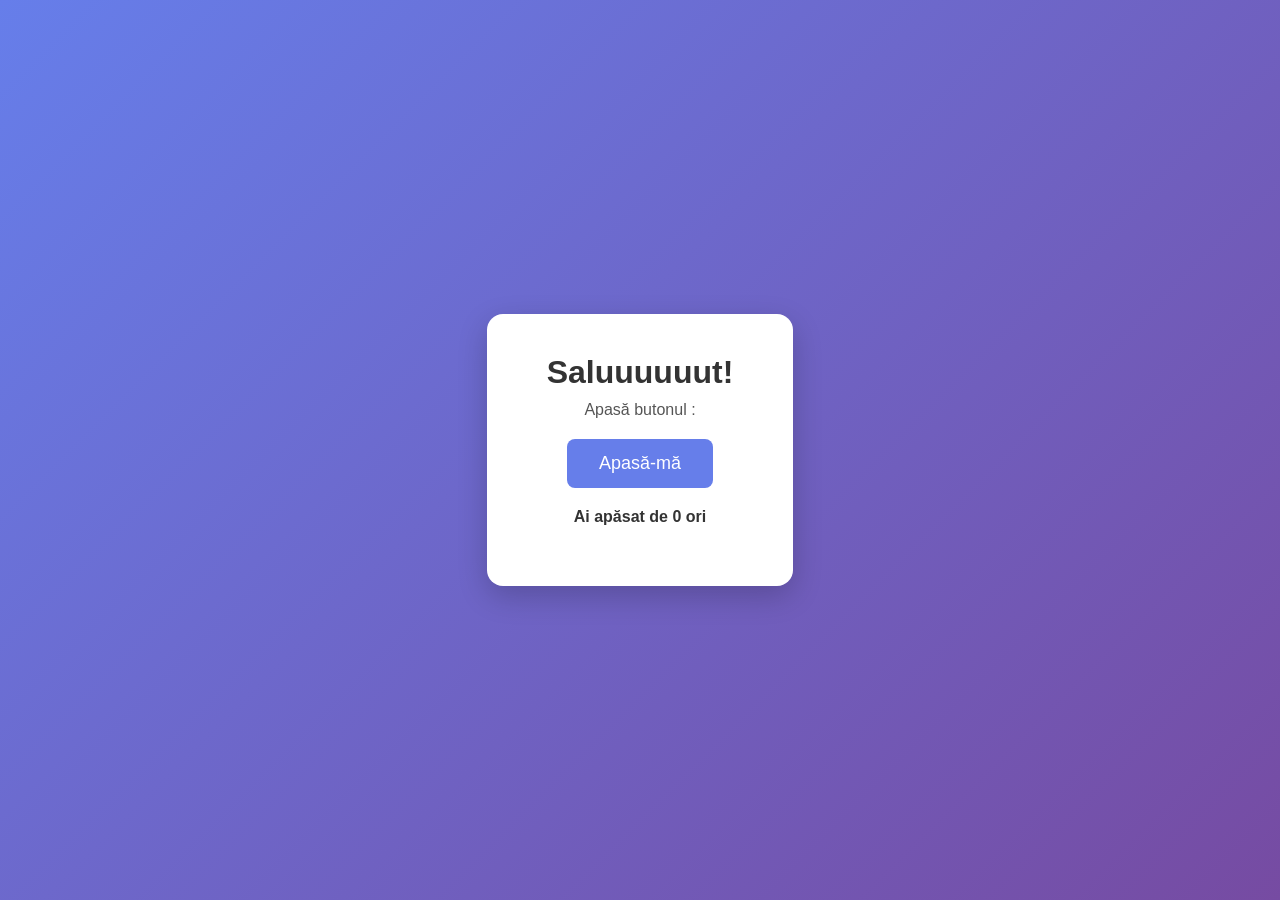
<file: lab.1/index.html>
<!DOCTYPE html>
<html lang="ro">
<head>
    <meta charset="UTF-8">
    <meta name="viewport" content="width=device-width, initial-scale=1.0">
    <title>Laborator 1</title>
    <link rel="stylesheet" href="style.css">
</head>
<body>
    <div class="container">
        <h1>Saluuuuuut!</h1>
        <p>Apasă butonul :</p>
        <button id="myButton">Apasă-mă</button>
        <p id="counter">Ai apăsat de <span id="count">0</span> ori</p>
    </div>

    <script src="script.js"></script>
</body>
</html>
</file>
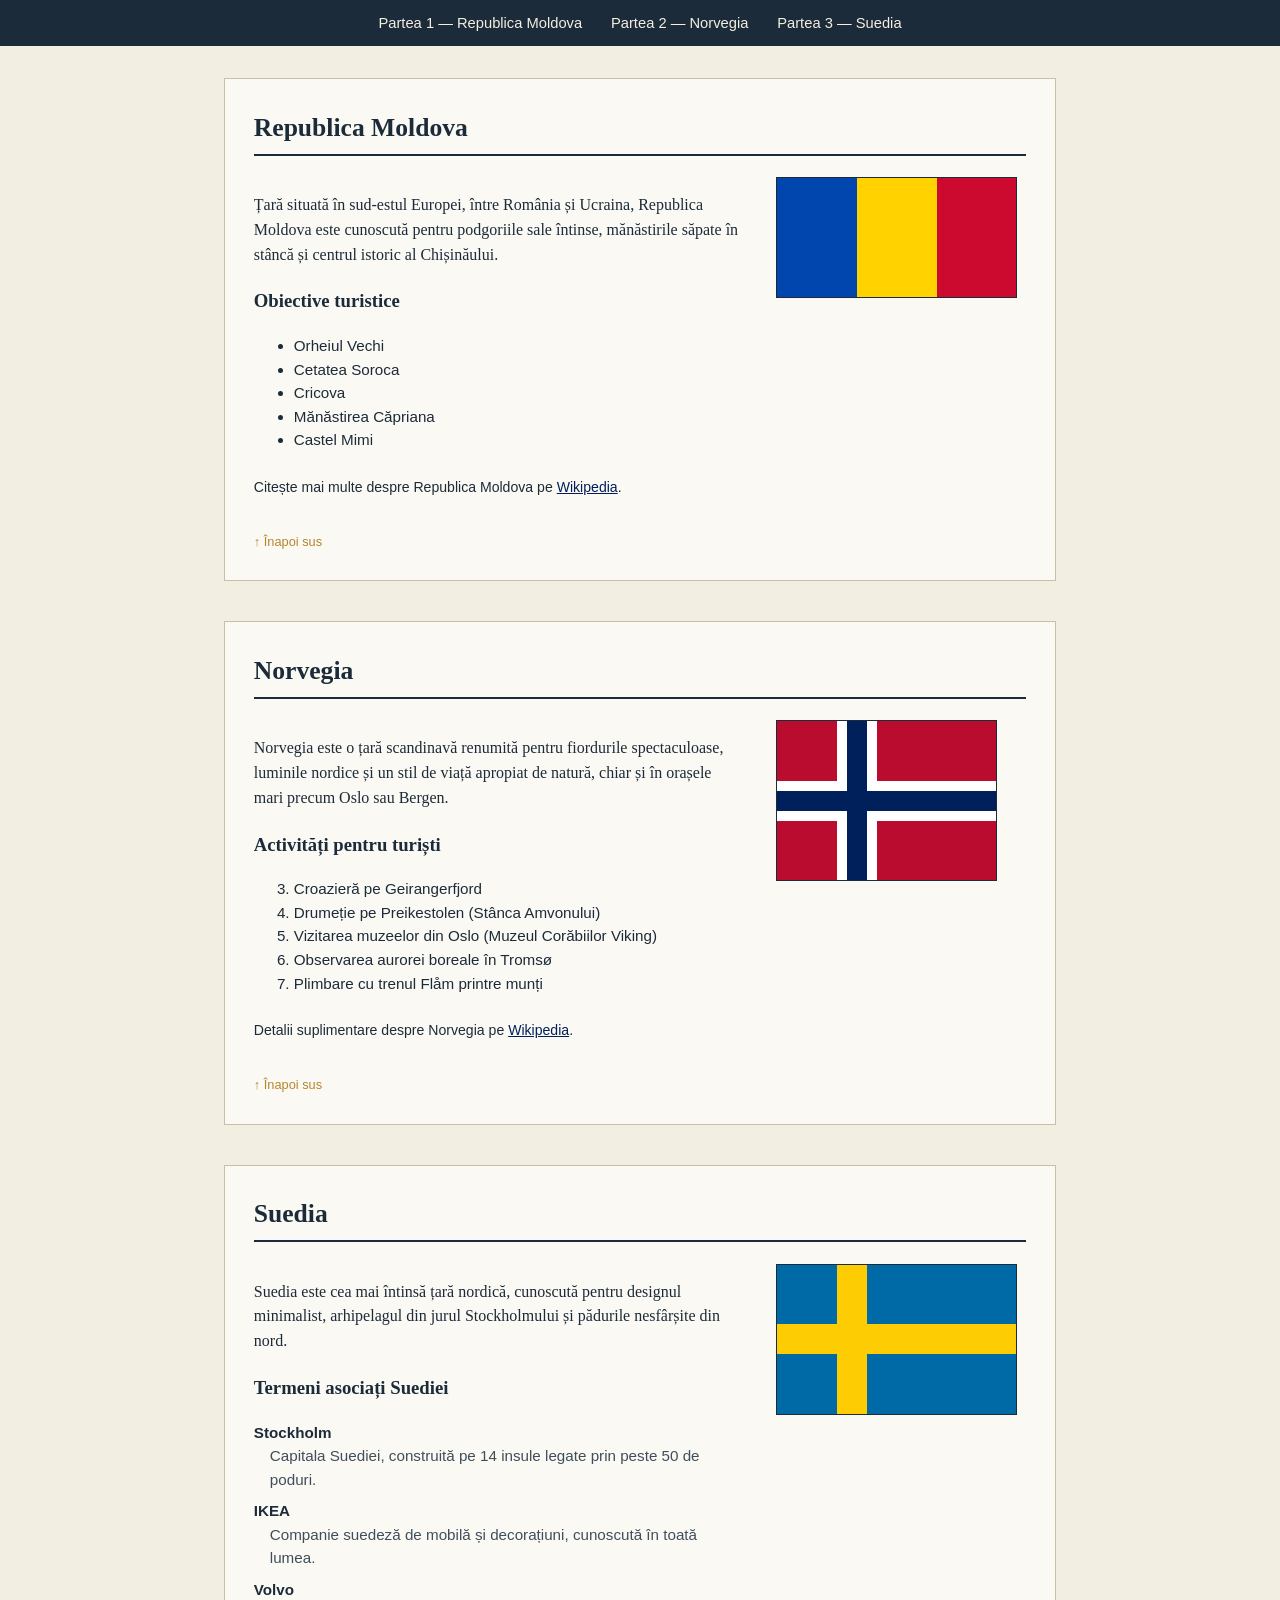
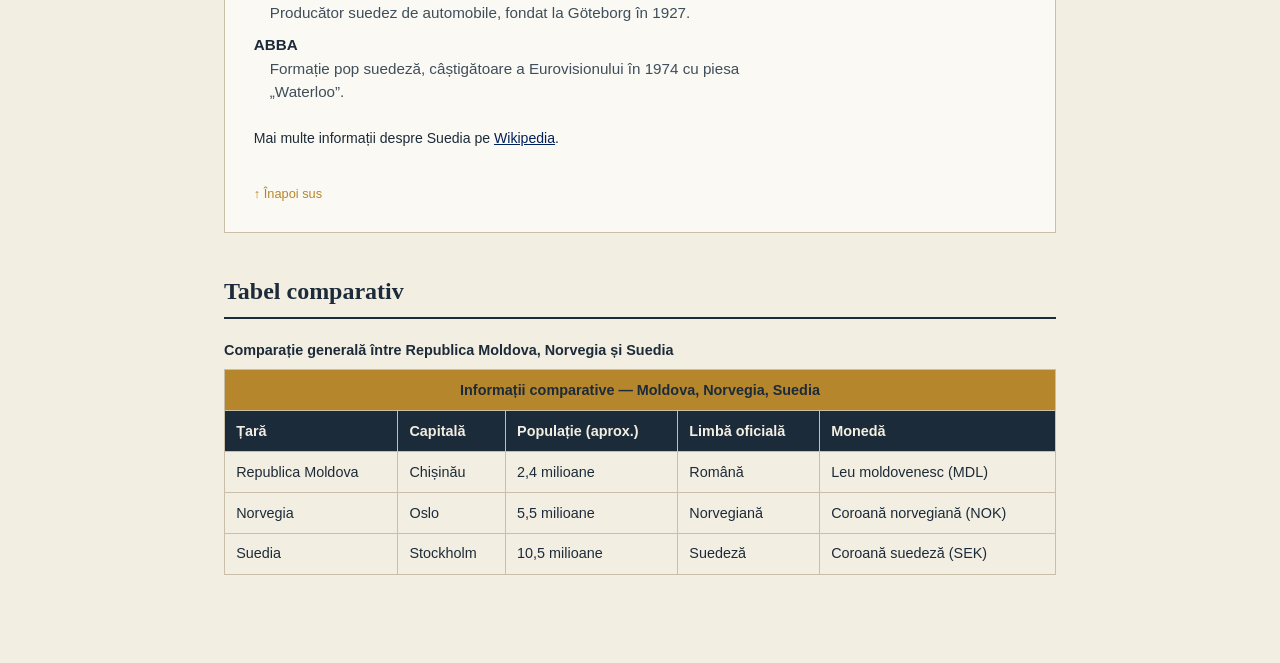
<file: lab.2/index.html>
<!DOCTYPE html>
<html lang="ro">
<head>
<meta charset="UTF-8">
<meta name="viewport" content="width=device-width, initial-scale=1.0">
<title>Republica Moldova, Norvegia și Suedia — Recapitulare HTML</title>
<style>
  :root{
    --paper:#F3EEE2;
    --ink:#1C2B39;
    --line:#C9BFA8;
    --gold:#B6862C;
    --moldova-blue:#0046AE;
    --moldova-yellow:#FFD200;
    --moldova-red:#CC092F;
    --norway-red:#BA0C2F;
    --norway-white:#FFFFFF;
    --norway-blue:#00205B;
    --sweden-blue:#006AA7;
    --sweden-yellow:#FECC02;
  }

  * { box-sizing: border-box; }

  body{
    margin:0;
    background:var(--paper);
    color:var(--ink);
    font-family: Georgia, 'Times New Roman', serif;
    line-height:1.55;
  }

  a { color: var(--norway-blue); }
  a:visited { color: var(--norway-blue); }

  .site-header{
    padding: 2.2rem 1.5rem 1.6rem;
    border-bottom: 3px solid var(--ink);
    text-align:center;
  }

  .site-header .eyebrow{
    font-family: 'Trebuchet MS', Helvetica, sans-serif;
    font-size:0.78rem;
    letter-spacing:0.08em;
    color:var(--gold);
    margin:0 0 0.4rem;
  }

  .site-header h1{
    margin:0;
    font-size: clamp(1.8rem, 4vw, 2.6rem);
    font-weight:700;
  }

  .site-header p.subtitle{
    font-family: 'Trebuchet MS', Helvetica, sans-serif;
    max-width: 640px;
    margin: 0.8rem auto 0;
    color:#4A5A68;
    font-size:0.95rem;
  }

  nav.main-menu{
    background: var(--ink);
    padding: 0.7rem 1rem;
  }

  nav.main-menu ul{
    list-style:none;
    display:flex;
    flex-wrap:wrap;
    justify-content:center;
    gap: 1.8rem;
    margin:0;
    padding:0;
  }

  nav.main-menu a{
    font-family: 'Trebuchet MS', Helvetica, sans-serif;
    color: var(--paper);
    text-decoration:none;
    font-size:0.92rem;
    border-bottom: 2px solid transparent;
    padding-bottom: 2px;
  }

  nav.main-menu a:hover{
    border-bottom-color: var(--gold);
  }

  main{
    max-width: 880px;
    margin: 0 auto;
    padding: 2rem 1.5rem 3rem;
  }

  .country-section{
    border: 1px solid var(--line);
    background: #FBF9F3;
    padding: 1.8rem;
    margin-bottom: 2.5rem;
    scroll-margin-top: 1rem;
  }

  .country-section h2{
    margin-top:0;
    font-size:1.6rem;
    border-bottom: 2px solid var(--ink);
    padding-bottom: 0.4rem;
  }

  .country-layout{
    display:flex;
    gap: 2rem;
    flex-wrap:wrap;
    align-items:flex-start;
  }

  .country-text{
    flex: 1 1 280px;
    min-width: 260px;
  }

  .country-media{
    flex: 0 0 250px;
  }

  .country-media img{
    width:100%;
    height:auto;
    border: 1px solid var(--line);
    display:block;
    margin-bottom: 0.8rem;
  }

  figcaption{
    font-family:'Trebuchet MS', Helvetica, sans-serif;
    font-size:0.78rem;
    color:#6B7A88;
    text-align:center;
  }

  .flag-table{
    border-collapse: collapse;
    border: 1px solid var(--ink);
  }

  .flag-table td{
    padding:0;
    border: none;
  }

  ul, ol, dl{
    font-family:'Trebuchet MS', Helvetica, sans-serif;
    font-size:0.95rem;
  }

  dt{ font-weight:bold; margin-top:0.5rem; }
  dd{ margin-left:1rem; color:#3F4E5C; }

  .external-link{
    display:inline-block;
    margin-top:0.6rem;
    font-family:'Trebuchet MS', Helvetica, sans-serif;
    font-size:0.88rem;
  }

  .back-to-top{
    display:block;
    margin-top:1.2rem;
    font-family:'Trebuchet MS', Helvetica, sans-serif;
    font-size:0.8rem;
    color:var(--gold);
    text-decoration:none;
  }
  .back-to-top:hover{ text-decoration:underline; }

  .compare-section{
    margin-bottom:2.5rem;
  }

  .compare-section h2{
    font-size:1.5rem;
    border-bottom: 2px solid var(--ink);
    padding-bottom:0.4rem;
  }

  table.compare{
    width:100%;
    border-collapse: collapse;
    font-family:'Trebuchet MS', Helvetica, sans-serif;
    font-size:0.9rem;
  }

  table.compare caption{
    text-align:left;
    font-weight:bold;
    padding-bottom:0.5rem;
  }

  table.compare th, table.compare td{
    border: 1px solid var(--line);
    padding: 0.55rem 0.7rem;
    text-align:left;
  }

  table.compare thead th{
    background: var(--ink);
    color: var(--paper);
  }

  table.compare .table-title{
    background: var(--gold);
    color: var(--ink);
    text-align:center;
    font-weight:bold;
  }

  .site-footer{
    border-top: 3px solid var(--ink);
    padding: 1.6rem 1.5rem;
    text-align:center;
    font-family:'Trebuchet MS', Helvetica, sans-serif;
    font-size:0.85rem;
    color:#5A6975;
  }
</style>
</head>
<body id="top">

  
 

<nav class="main-menu">
  <ul>
    <li><a href="#moldova">Partea 1 — Republica Moldova</a></li>
    <li><a href="#norvegia">Partea 2 — Norvegia</a></li>
    <li><a href="#suedia">Partea 3 — Suedia</a></li>
  </ul>
</nav>

<main>


  <section id="moldova" class="country-section" aria-labelledby="moldova-title">
    <article>
      <h2 id="moldova-title">Republica Moldova</h2>
      <div class="country-layout">
        <div class="country-text">
          <p>Țară situată în sud-estul Europei, între România și Ucraina, Republica Moldova este cunoscută pentru podgoriile sale întinse, mănăstirile săpate în stâncă și centrul istoric al Chișinăului.</p>

          <h3>Obiective turistice</h3>
          <ul>
            <li>Orheiul Vechi</li>
            <li>Cetatea Soroca</li>
            <li>Cricova</li>
            <li>Mănăstirea Căpriana</li>
            <li>Castel Mimi</li>
          </ul>

          <p class="external-link">
            Citește mai multe despre Republica Moldova pe
            <a href="https://ro.wikipedia.org/wiki/Republica_Moldova" target="_blank" rel="noopener">Wikipedia</a>.
          </p>
        </div>

        <div class="country-media">
         
          <table class="flag-table" width="240" height="120" style="table-layout:fixed;" role="img" aria-label="Steagul Republicii Moldova: tricolor vertical albastru, galben, roșu">
            <tr>
              <td width="80" height="120" style="background:var(--moldova-blue); width:80px; height:120px;">&nbsp;</td>
              <td width="80" height="120" style="background:var(--moldova-yellow); width:80px; height:120px;">&nbsp;</td>
              <td width="80" height="120" style="background:var(--moldova-red); width:80px; height:120px;">&nbsp;</td>
            </tr>
          </table>
         
        </div>
      </div>

      <a class="back-to-top" href="#top">↑ Înapoi sus</a>
    </article>
  </section>


  <section id="norvegia" class="country-section" aria-labelledby="norvegia-title">
    <article>
      <h2 id="norvegia-title">Norvegia</h2>
      <div class="country-layout">
        <div class="country-text">
          <p>Norvegia este o țară scandinavă renumită pentru fiordurile spectaculoase, luminile nordice și un stil de viață apropiat de natură, chiar și în orașele mari precum Oslo sau Bergen.</p>

          <h3>Activități pentru turiști</h3>
          <ol start="3">
            <li>Croazieră pe Geirangerfjord</li>
            <li>Drumeție pe Preikestolen (Stânca Amvonului)</li>
            <li>Vizitarea muzeelor din Oslo (Muzeul Corăbiilor Viking)</li>
            <li>Observarea aurorei boreale în Tromsø</li>
            <li>Plimbare cu trenul Flåm printre munți</li>
          </ol>

          <p class="external-link">
            Detalii suplimentare despre Norvegia pe
            <a href="https://ro.wikipedia.org/wiki/Norvegia" target="_blank" rel="noopener">Wikipedia</a>.
          </p>
        </div>

        <div class="country-media">
         
        
          <table class="flag-table" width="220" height="160" style="table-layout:fixed;">
            <tr>
              <td width="60" height="60" style="background:var(--norway-red); width:60px; height:60px;"></td>
              <td width="10" height="60" style="background:var(--norway-white); width:10px; height:60px;"></td>
              <td width="20" height="60" style="background:var(--norway-blue); width:20px; height:60px;"></td>
              <td width="10" height="60" style="background:var(--norway-white); width:10px; height:60px;"></td>
              <td width="120" height="60" style="background:var(--norway-red); width:120px; height:60px;"></td>
            </tr>
            <tr>
              <td width="60" height="10" style="background:var(--norway-white); width:60px; height:10px;"></td>
              <td width="10" height="10" style="background:var(--norway-white); width:10px; height:10px;"></td>
              <td width="20" height="10" style="background:var(--norway-blue); width:20px; height:10px;"></td>
              <td width="10" height="10" style="background:var(--norway-white); width:10px; height:10px;"></td>
              <td width="120" height="10" style="background:var(--norway-white); width:120px; height:10px;"></td>
            </tr>
            <tr>
              <td colspan="5" width="220" height="20" style="background:var(--norway-blue); width:220px; height:20px;"></td>
            </tr>
            <tr>
              <td width="60" height="10" style="background:var(--norway-white); width:60px; height:10px;"></td>
              <td width="10" height="10" style="background:var(--norway-white); width:10px; height:10px;"></td>
              <td width="20" height="10" style="background:var(--norway-blue); width:20px; height:10px;"></td>
              <td width="10" height="10" style="background:var(--norway-white); width:10px; height:10px;"></td>
              <td width="120" height="10" style="background:var(--norway-white); width:120px; height:10px;"></td>
            </tr>
            <tr>
              <td width="60" height="60" style="background:var(--norway-red); width:60px; height:60px;"></td>
              <td width="10" height="60" style="background:var(--norway-white); width:10px; height:60px;"></td>
              <td width="20" height="60" style="background:var(--norway-blue); width:20px; height:60px;"></td>
              <td width="10" height="60" style="background:var(--norway-white); width:10px; height:60px;"></td>
              <td width="120" height="60" style="background:var(--norway-red); width:120px; height:60px;"></td>
            </tr>
          </table>
          
        </div>
      </div>

      <a class="back-to-top" href="#top">↑ Înapoi sus</a>
    </article>
  </section>


  <section id="suedia" class="country-section" aria-labelledby="suedia-title">
    <article>
      <h2 id="suedia-title">Suedia</h2>
      <div class="country-layout">
        <div class="country-text">
          <p>Suedia este cea mai întinsă țară nordică, cunoscută pentru designul minimalist, arhipelagul din jurul Stockholmului și pădurile nesfârșite din nord.</p>

          <h3>Termeni asociați Suediei</h3>
          <dl>
            <dt>Stockholm</dt>
            <dd>Capitala Suediei, construită pe 14 insule legate prin peste 50 de poduri.</dd>

            <dt>IKEA</dt>
            <dd>Companie suedeză de mobilă și decorațiuni, cunoscută în toată lumea.</dd>

            <dt>Volvo</dt>
            <dd>Producător suedez de automobile, fondat la Göteborg în 1927.</dd>

            <dt>ABBA</dt>
            <dd>Formație pop suedeză, câștigătoare a Eurovisionului în 1974 cu piesa „Waterloo”.</dd>
          </dl>

          <p class="external-link">
            Mai multe informații despre Suedia pe
            <a href="https://ro.wikipedia.org/wiki/Suedia" target="_blank" rel="noopener">Wikipedia</a>.
          </p>
        </div>

        <div class="country-media">
         
          
          <table class="flag-table" width="240" height="150" style="table-layout:fixed;">
            <tr>
              <td width="60" height="60" style="background:var(--sweden-blue); width:60px; height:60px;"></td>
              <td width="30" height="60" style="background:var(--sweden-yellow); width:30px; height:60px;"></td>
              <td width="150" height="60" style="background:var(--sweden-blue); width:150px; height:60px;"></td>
            </tr>
            <tr>
              <td colspan="3" width="240" height="30" style="background:var(--sweden-yellow); width:240px; height:30px;"></td>
            </tr>
            <tr>
              <td width="60" height="60" style="background:var(--sweden-blue); width:60px; height:60px;"></td>
              <td width="30" height="60" style="background:var(--sweden-yellow); width:30px; height:60px;"></td>
              <td width="150" height="60" style="background:var(--sweden-blue); width:150px; height:60px;"></td>
            </tr>
          </table>
          
        </div>
      </div>

      <a class="back-to-top" href="#top">↑ Înapoi sus</a>
    </article>
  </section>


  <section class="compare-section" aria-labelledby="compare-title">
    <h2 id="compare-title">Tabel comparativ</h2>
    <table class="compare">
      <caption class="visually-hidden">Comparație generală între Republica Moldova, Norvegia și Suedia</caption>
      <thead>
        <tr>
          <th colspan="5" class="table-title">Informații comparative — Moldova, Norvegia, Suedia</th>
        </tr>
        <tr>
          <th>Țară</th>
          <th>Capitală</th>
          <th>Populație (aprox.)</th>
          <th>Limbă oficială</th>
          <th>Monedă</th>
        </tr>
      </thead>
      <tbody>
        <tr>
          <td>Republica Moldova</td>
          <td>Chișinău</td>
          <td>2,4 milioane</td>
          <td>Română</td>
          <td>Leu moldovenesc (MDL)</td>
        </tr>
        <tr>
          <td>Norvegia</td>
          <td>Oslo</td>
          <td>5,5 milioane</td>
          <td>Norvegiană</td>
          <td>Coroană norvegiană (NOK)</td>
        </tr>
        <tr>
          <td>Suedia</td>
          <td>Stockholm</td>
          <td>10,5 milioane</td>
          <td>Suedeză</td>
          <td>Coroană suedeză (SEK)</td>
        </tr>
      </tbody>
    </table>
  </section>

</main>



</body>
</html>
</file>
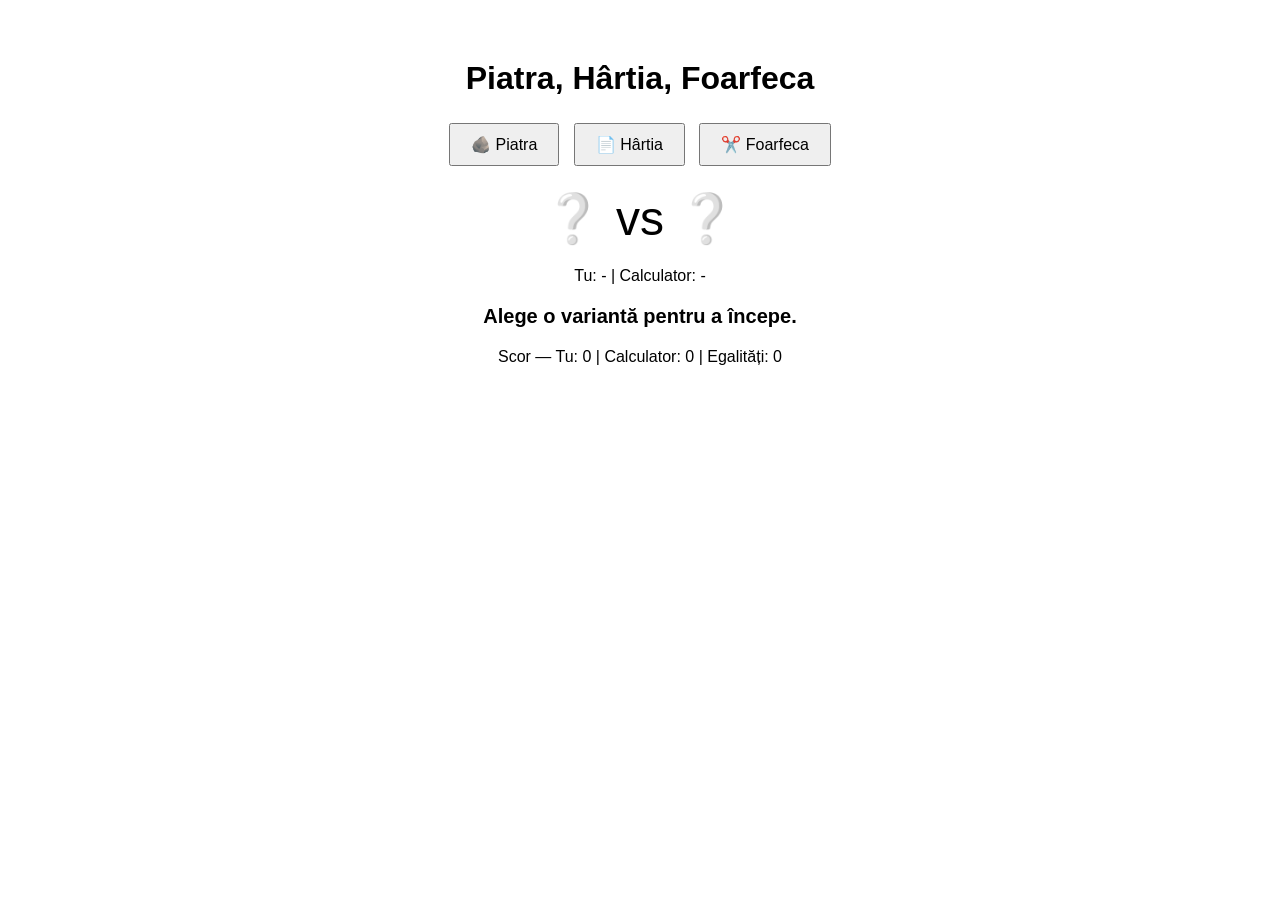
<file: lab.3/index.html>
<!DOCTYPE html>
<html lang="ro">
<head>
    <meta charset="UTF-8">
    <title>Piatra, Hârtia, Foarfeca</title>
    <style>
        body { font-family: Arial, sans-serif; text-align: center; margin-top: 60px; }
        button { padding: 10px 20px; margin: 5px; font-size: 16px; cursor: pointer; }
        .alegeri { font-size: 48px; margin: 20px 0; }
        #result { font-weight: bold; font-size: 20px; transition: color 0.2s; }
        .win { color: green; }
        .lose { color: red; }
        .draw { color: #b8860b; }
    </style>
</head>
<body>
    <h1>Piatra, Hârtia, Foarfeca</h1>

    <div class="buttons">
        <button id="piatra">🪨 Piatra</button>
        <button id="hartia">📄 Hârtia</button>
        <button id="foarfeca">✂️ Foarfeca</button>
    </div>

    <div class="alegeri">
        <span id="userEmoji">❔</span> vs <span id="computerEmoji">❔</span>
    </div>

    <p>Tu: <span id="userChoice">-</span> | Calculator: <span id="computerChoice">-</span></p>
    <p id="result">Alege o variantă pentru a începe.</p>
    <p>Scor — Tu: <span id="playerScore">0</span> | Calculator: <span id="computerScore">0</span> | Egalități: <span id="drawScore">0</span></p>

    <script src="script.js"></script>
</body>
</html>
</file>
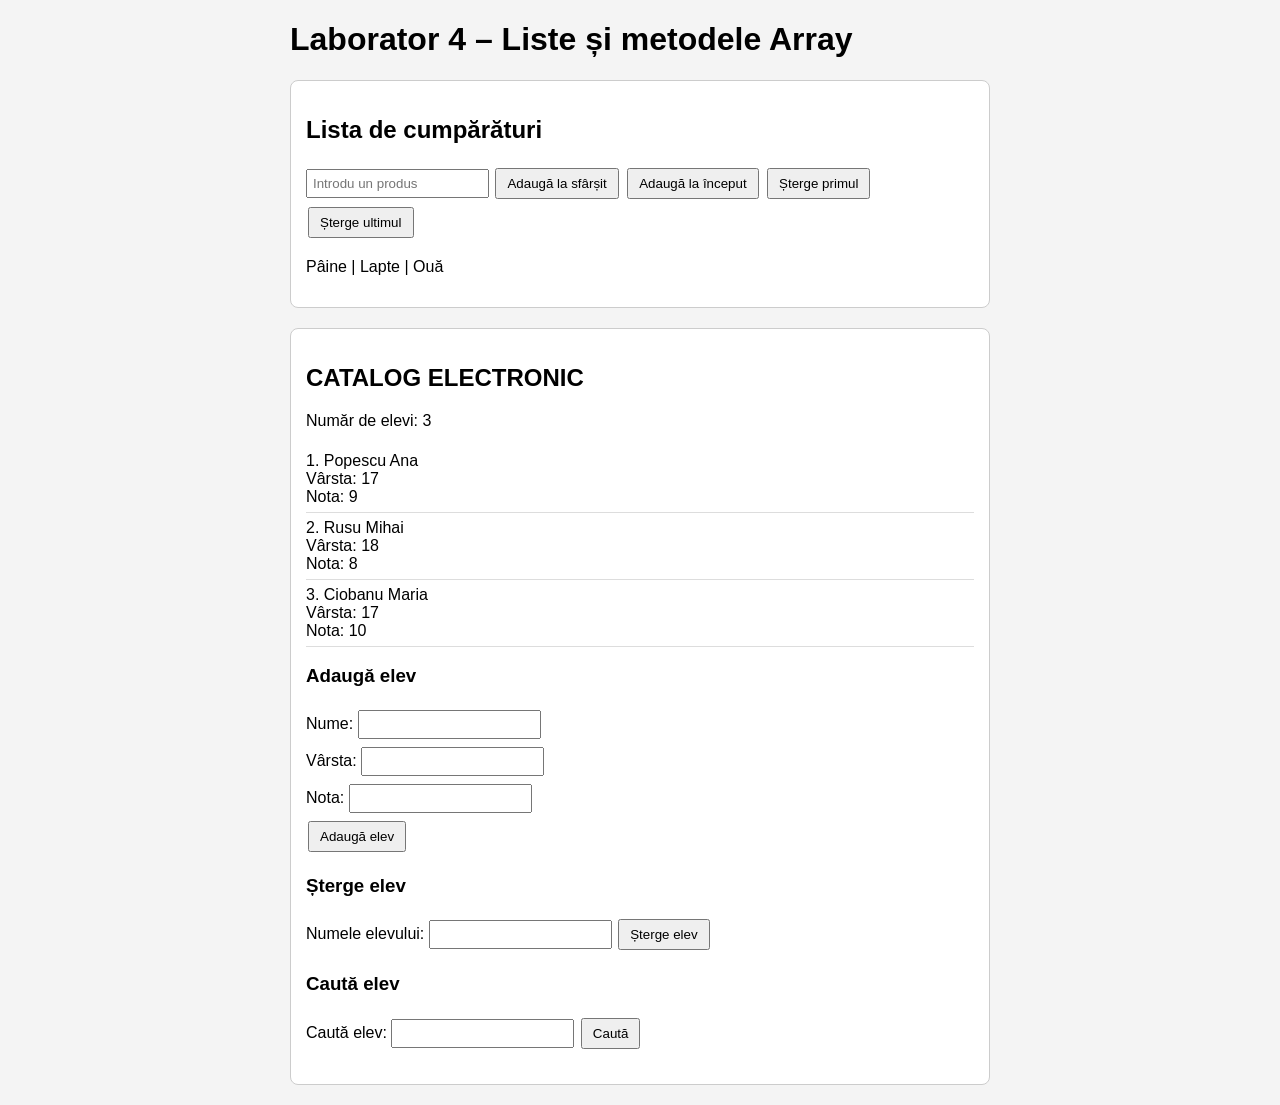
<file: lab.4/index.html>
<!DOCTYPE html>
<html lang="ro">
<head>
  <meta charset="UTF-8">
  <title>Laborator 4 - Array în JavaScript</title>
  <link rel="stylesheet" href="style.css">
</head>
<body>

  <h1>Laborator 4 – Liste și metodele Array</h1>

  <div class="sectiune">
    <h2>Lista de cumpărături</h2>

    <input type="text" id="produsInput" placeholder="Introdu un produs">
    <button onclick="adaugaLaSfarsit()">Adaugă la sfârșit</button>
    <button onclick="adaugaLaInceput()">Adaugă la început</button>
    <button onclick="stergePrimul()">Șterge primul</button>
    <button onclick="stergeUltimul()">Șterge ultimul</button>

    <p id="listaProduse"></p>
  </div>

  <div class="sectiune">
    <h2>CATALOG ELECTRONIC</h2>
    <p id="numarElevi"></p>
    <div id="catalog"></div>

    <h3>Adaugă elev</h3>
    Nume: <input type="text" id="numeElev"><br>
    Vârsta: <input type="number" id="varstaElev"><br>
    Nota: <input type="number" id="notaElev"><br>
    <button onclick="adaugaElev()">Adaugă elev</button>

    <h3>Șterge elev</h3>
    Numele elevului: <input type="text" id="numeSters">
    <button onclick="stergeElev()">Șterge elev</button>

    <h3>Caută elev</h3>
    Caută elev: <input type="text" id="numeCautat">
    <button onclick="cautaElev()">Caută</button>
    <p id="rezultatCautare"></p>
  </div>

  <script src="script.js"></script>
</body>
</html>
</file>
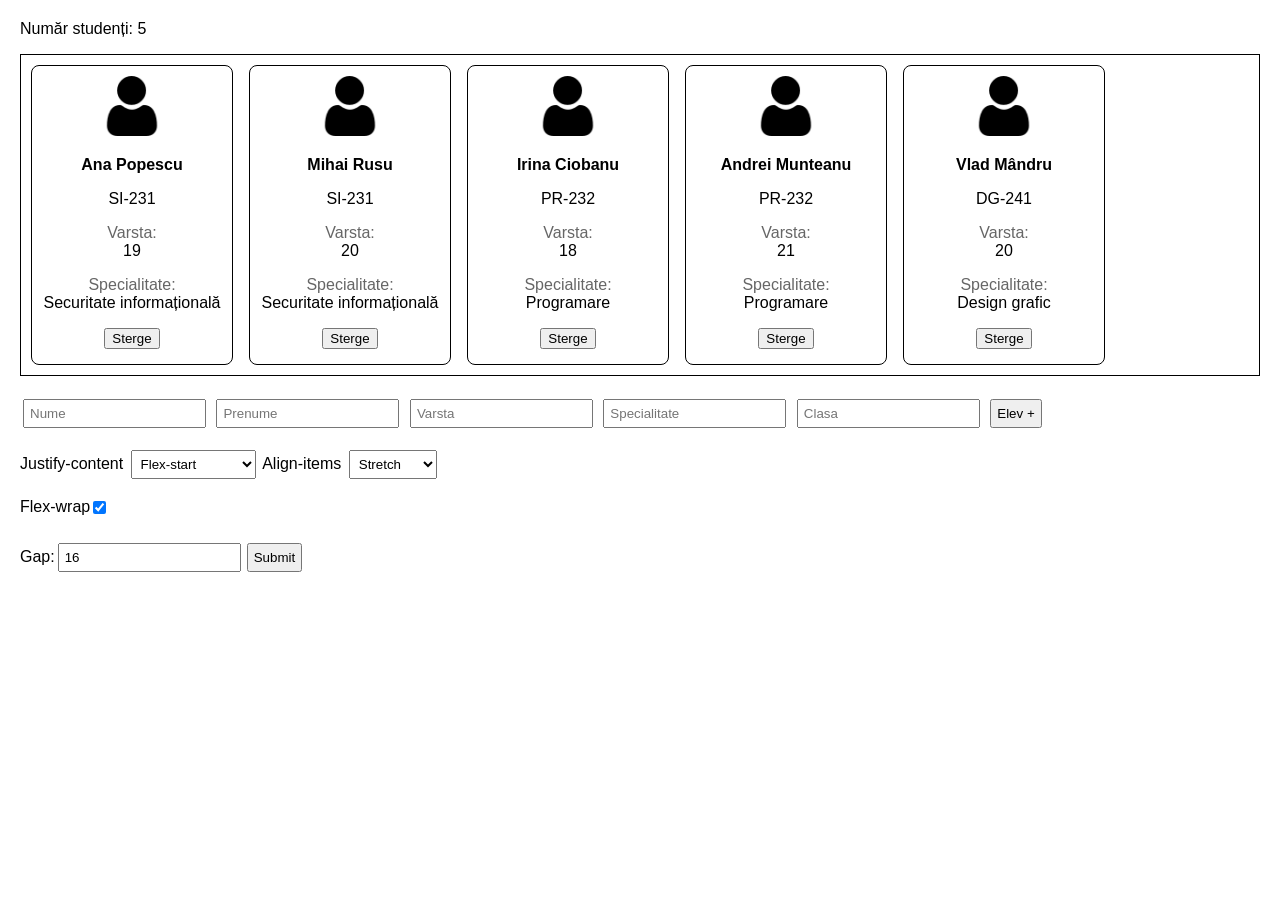
<file: lab.5/index.html>
<!doctype html>
<html lang="ro">
  <head>
    <meta charset="UTF-8" />
    <meta name="viewport" content="width=device-width, initial-scale=1.0" />
    <title>Lab 5</title>
    <link rel="stylesheet" href="style.css" />
  </head>
  <body>

    <p>Număr studenți: <span id="count">0</span></p>
    <div id="studentList"></div>

    <div id="select">
      <form id="addElev">
        <input placeholder="Nume" type="text" id="lastname">
        <input placeholder="Prenume" type="text" id="firstname">
        <input placeholder="Varsta" type="text" id="age">
        <input placeholder="Specialitate" type="text" id="specialty">
        <input placeholder="Clasa" type="text" id="group">
        <button type="submit">Elev +</button>
        <p id="error"></p>
      </form>
      <div id="styles">
        <label for="justify-content">Justify-content</label>
        <select id="justify-content">
          <option value="flex-start">Flex-start</option>
          <option value="center">Center</option>
          <option value="flex-end">Flex-end</option>
          <option value="space-between">Space-between</option>
          <option value="space-around">Space-around</option>
          <option value="space-evenly">Space-evenly</option>
        </select>
        <label for="align-items">Align-items</label>
        <select id="align-items">
          <option value="stretch">Stretch</option>
          <option value="flex-start">Flex-start</option>
          <option value="center">Center</option>
          <option value="flex-end">Flex-end</option>
        </select>
        <div class="flex">
          <p>Flex-wrap</p>
          <input type="checkbox" id="wrap" checked>
        </div>
        <div class="flex">
          <p>Gap:</p>
          <input type="number" id="numberIn" value="16">
          <input type="submit" id="submitNumber">
        </div>
      </div>
    </div>

    <script src="script.js"></script>
  </body>
</html>
</file>
<file: lab.1/style.css>
* {
    margin: 0;
    padding: 0;
    box-sizing: border-box;
}

body {
    font-family: Arial, sans-serif;
    display: flex;
    justify-content: center;
    align-items: center;
    min-height: 100vh;
    background: linear-gradient(135deg, #667eea, #764ba2);
}

.container {
    text-align: center;
    background: white;
    padding: 40px 60px;
    border-radius: 16px;
    box-shadow: 0 10px 30px rgba(0, 0, 0, 0.2);
}

h1 {
    margin-bottom: 10px;
    color: #333;
}

p {
    color: #555;
    margin-bottom: 20px;
}

#myButton {
    padding: 14px 32px;
    font-size: 18px;
    border: none;
    border-radius: 8px;
    background-color: #667eea;
    color: white;
    cursor: pointer;
    transition: background-color 0.2s ease, transform 0.1s ease;
}

#myButton:hover {
    background-color: #5563c1;
}

#myButton:active {
    transform: scale(0.96);
}

#counter {
    margin-top: 20px;
    font-weight: bold;
    color: #333;
}
</file>
<file: lab.4/style.css>
body {
    font-family: Arial, sans-serif;
    max-width: 700px;
    margin: 20px auto;
    padding: 0 10px;
    background-color: #f4f4f4;
  }
  
  .sectiune {
    background-color: white;
    border: 1px solid #ccc;
    border-radius: 8px;
    padding: 15px;
    margin-bottom: 20px;
  }
  
  input {
    padding: 5px;
    margin: 4px 0;
  }
  
  button {
    padding: 6px 10px;
    margin: 4px 2px;
    cursor: pointer;
  }
  
  .elev {
    border-bottom: 1px solid #ddd;
    padding: 6px 0;
  }
</file>
<file: lab.5/style.css>
body {
    font-family: Arial, sans-serif;
    margin: 20px;
  }
  
  #studentList {
    display: flex;
    flex-wrap: wrap;
    justify-content: flex-start;
    align-items: stretch;
    gap: 16px;
    min-height: 300px;
    padding: 10px;
    border: 1px solid #000000;
  }
  
  .student {
    width: 180px;
    padding: 10px;
    text-align: center;
    border: 1px solid #000000;
    border-radius: 8px;
  }
  
  .student-img {
    width: 60px;
    height: 60px;
  }
  
  .name {
    font-weight: bold;
  }
  
  .c-type {
    color: #666;
    margin-bottom: 0;
  }
  
  .c-value {
    margin-top: 0;
  }
  
  #select {
    margin-top: 20px;
  }
  
  #select input, #select select, #select button {
    margin: 3px;
    padding: 5px;
  }
  
  .flex {
    display: flex;
    align-items: center;
  }
  
  #error {
    color: red;
  }
</file>
